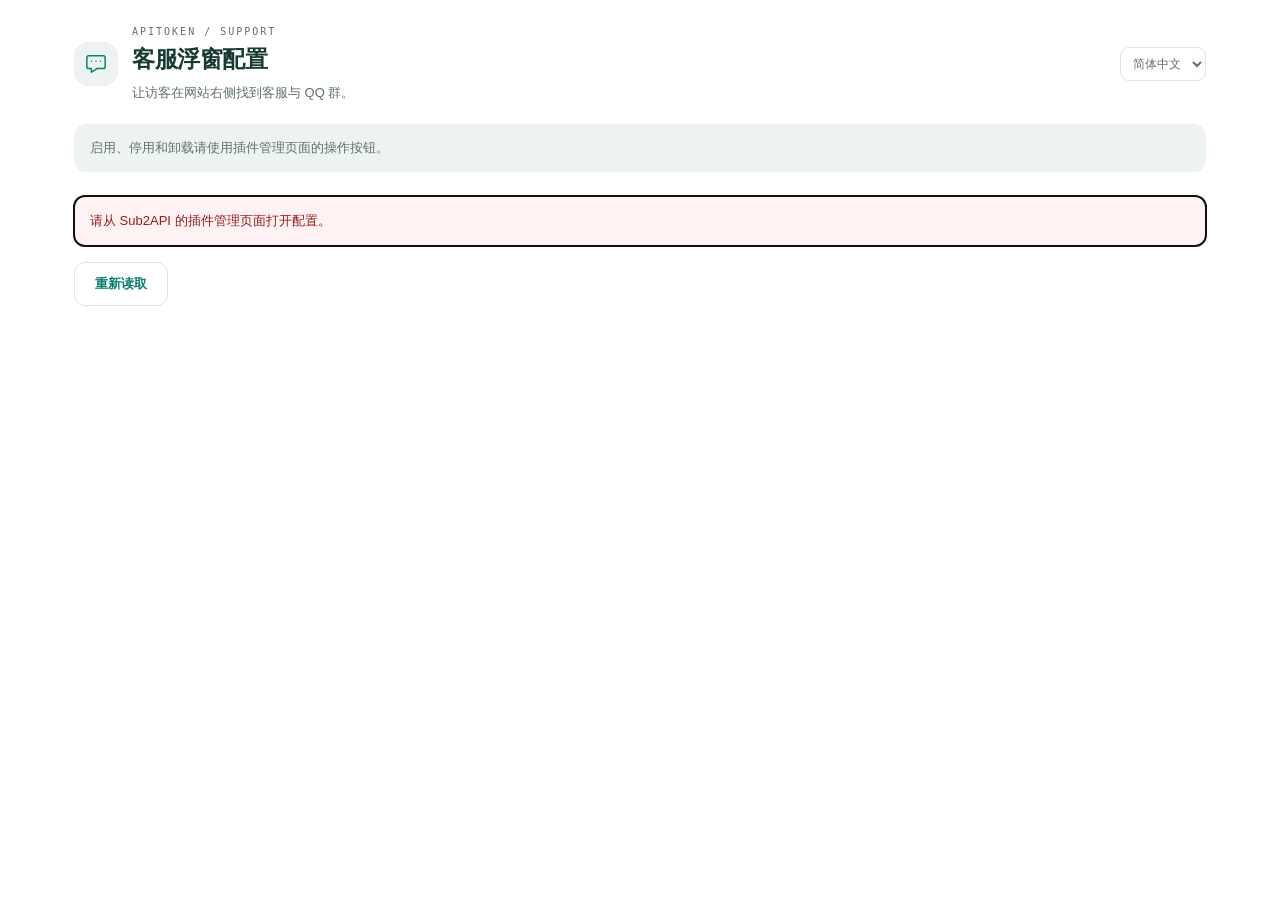
<file: extensions/support-widget/ui/index.html>
<!doctype html>
<html lang="zh-CN"><head><meta charset="utf-8"><meta name="viewport" content="width=device-width,initial-scale=1"><title>客服浮窗配置</title><link rel="stylesheet" href="config.css"><link rel="stylesheet" href="config-recovery.css"><script defer src="config.js"></script></head><body>
<main class="settings">
<header class="heading"><div class="mark" aria-hidden="true"><svg viewBox="0 0 24 24"><path d="M7 17H4a2 2 0 0 1-2-2V5a2 2 0 0 1 2-2h16a2 2 0 0 1 2 2v10a2 2 0 0 1-2 2h-7l-6 4z"/><path d="M7 9h.01M12 9h.01M17 9h.01"/></svg></div><div><p class="eyebrow">APITOKEN / SUPPORT</p><h1 data-copy="title">客服浮窗配置</h1><p class="subtitle" data-copy="subtitle">让访客在网站右侧找到客服与 QQ 群。</p></div><select id="language" aria-label="语言 / Language"><option value="zh">简体中文</option><option value="en">English</option></select></header>
<p class="lifecycle" data-copy="lifecycle">启用、停用和卸载请使用插件管理页面的操作按钮。</p>
<p id="loading" role="status" data-copy="loading">正在读取插件配置…</p><p id="error" class="error" role="alert" tabindex="-1" hidden></p><div class="recovery-actions"><button id="retry" type="button" class="secondary" data-copy="retry" hidden>重新读取</button><button id="recover" type="button" class="secondary" data-copy="recover" hidden>重新填写联系方式</button></div>
<section id="recovery-confirm" class="recovery-confirm" aria-labelledby="recovery-title" hidden><h2 id="recovery-title" data-copy="recoveryTitle">配置无法读取</h2><p data-copy="recoveryWarning">旧配置未能读取或解密。确认后将打开空白联系方式表单；只有点击保存才会替换本插件的整份旧配置。旧值不会自动恢复，请先重试或核对备份。</p><div class="recovery-actions"><button id="cancel-recovery" type="button" class="secondary" data-copy="cancelRecovery">返回</button><button id="confirm-recovery" type="button" class="danger" data-copy="confirmRecovery">确认并重新填写</button></div></section>
<p id="recovery-banner" class="recovery-banner" role="status" data-copy="recoveryBanner" hidden>恢复模式：保存会替换无法读取的旧配置，请核对联系方式和链接。</p>
<form id="form" novalidate hidden><fieldset id="fields"><div class="grid"><div class="fields">
<div class="field-grid"><div><label for="title" data-copy="panelTitle">面板标题</label><input id="title" name="title" maxlength="40"></div><div><label for="service_label" data-copy="serviceLabel">客服入口名称</label><input id="service_label" name="service_label" maxlength="40"></div></div>
<div><label for="description" data-copy="description">欢迎语（可选）</label><textarea id="description" name="description" rows="2" maxlength="160" placeholder="我们自己也在用，有问题一起解决。"></textarea></div>
<div class="field-grid"><div><label for="service_contact" data-copy="contact">客服联系方式（可选）</label><input id="service_contact" name="service_contact" maxlength="100" placeholder="QQ 号、微信号或邮箱"><p class="hint" data-copy="contactHint">访客可以一键复制。</p></div><div><label for="service_url" data-copy="serviceURL">客服链接（可选）</label><input id="service_url" name="service_url" maxlength="2048" inputmode="url" placeholder="https://…"><p class="hint" data-copy="urlHint">填写完整的 HTTP / HTTPS 链接。</p></div></div>
<div class="field-grid"><div><label for="qq_group_number" data-copy="group">QQ 群号（可选）</label><input id="qq_group_number" name="qq_group_number" maxlength="12" inputmode="numeric" placeholder="5–12 位群号码"></div><div><label for="qq_group_url" data-copy="groupURL">加群链接（可选）</label><input id="qq_group_url" name="qq_group_url" maxlength="2048" inputmode="url" placeholder="https://…"></div></div>
<label class="checkbox"><input id="use_ticket" name="use_ticket" type="checkbox"><span><strong data-copy="ticket">显示网站工单入口</strong><small data-copy="ticketHint">网站工单功能开启时，访客可登录后提交问题。</small></span></label>
</div><aside class="preview" aria-label="面板预览"><p class="eyebrow" data-copy="preview">面板预览</p><div class="preview-card"><span class="preview-mark" aria-hidden="true"><svg viewBox="0 0 24 24"><path d="M7 17H4a2 2 0 0 1-2-2V5a2 2 0 0 1 2-2h16a2 2 0 0 1 2 2v10a2 2 0 0 1-2 2h-7l-6 4z"/><path d="M7 9h.01M12 9h.01M17 9h.01"/></svg></span><h2 id="preview-title"></h2><p id="preview-description"></p><div id="preview-service" class="preview-item"><strong id="preview-service-label"></strong><span id="preview-contact"></span></div><div id="preview-group" class="preview-item"><strong data-copy="qqLabel">QQ 交流群</strong><span id="preview-qq"></span></div><p id="preview-empty" data-copy="empty" hidden>添加联系方式后，这里会显示入口。</p></div><p class="hint" data-copy="publicHint">插件启用后，这些联系方式将对网站访客公开。</p></aside></div>
<footer><p id="status" role="status" aria-live="polite"></p><button id="save" type="button" class="primary" disabled data-copy="save">保存插件配置</button></footer></fieldset></form>
</main></body></html>
</file>
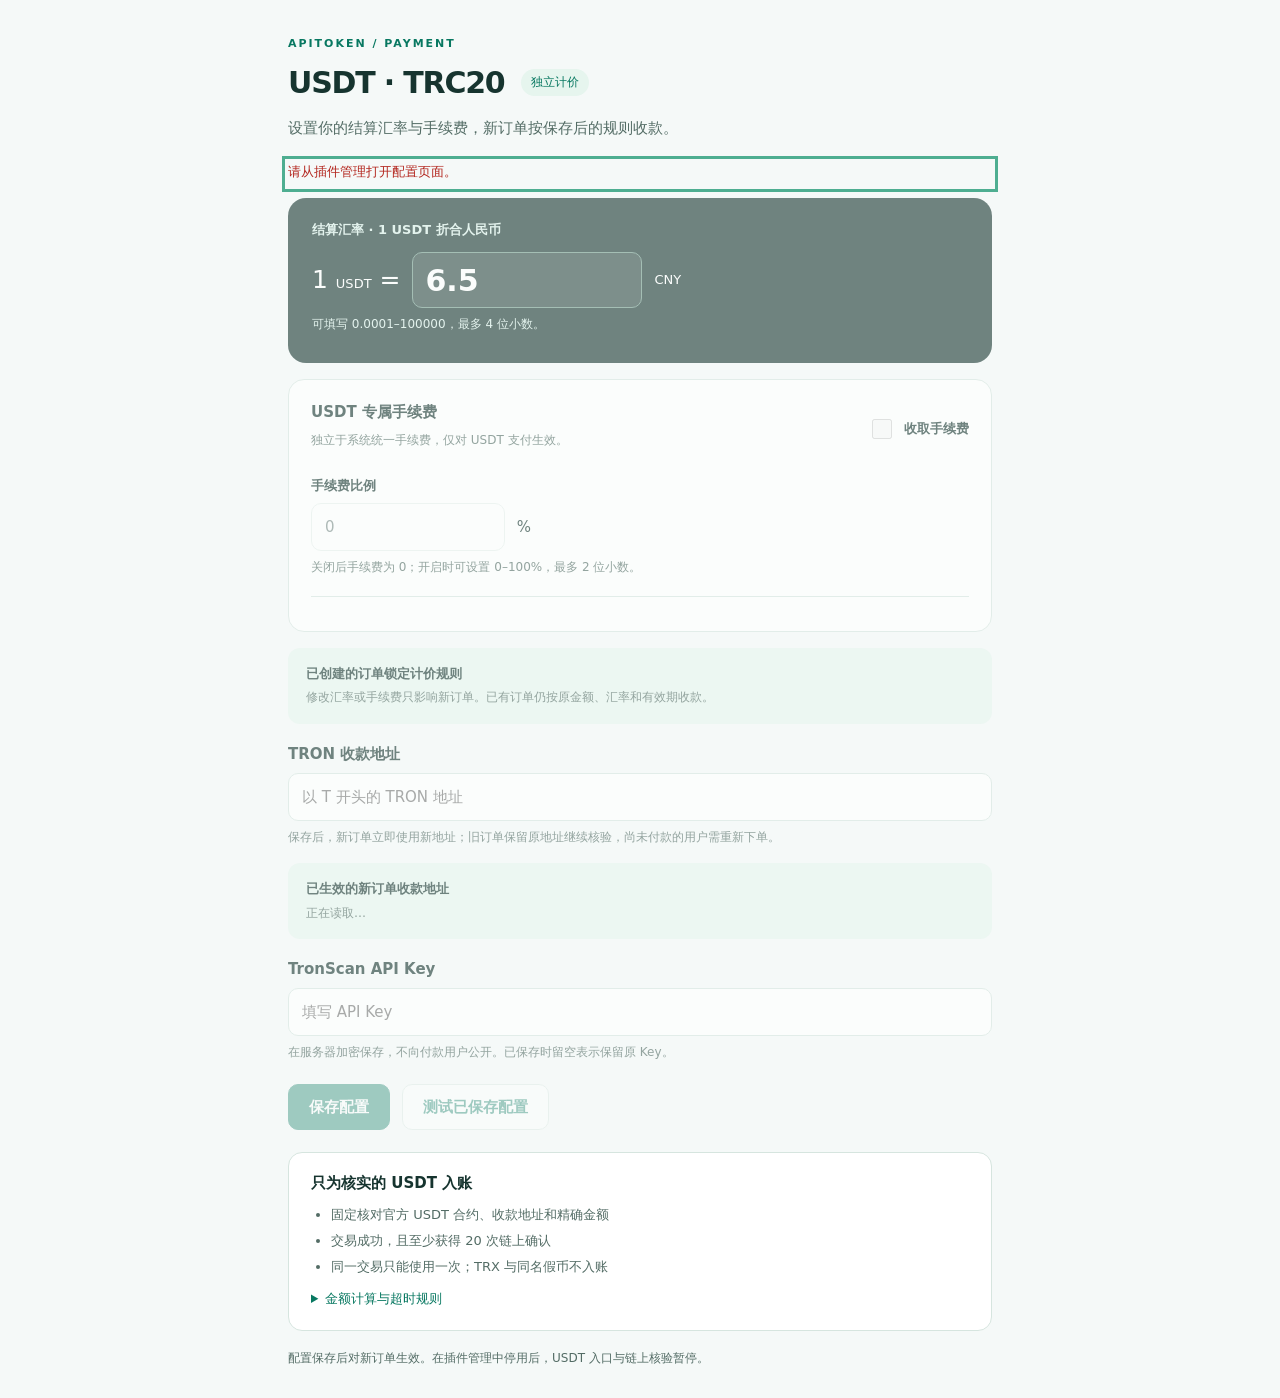
<file: extensions/usdt-trc20/ui/index.html>
<!doctype html>
<html lang="zh-CN"><head><meta charset="utf-8"><meta name="viewport" content="width=device-width,initial-scale=1"><title>USDT · TRC20 支付配置</title><link rel="stylesheet" href="style.css"></head>
<body><main>
 <header><span class="eyebrow">APITOKEN / PAYMENT</span><div class="heading"><h1>USDT · TRC20</h1><span class="badge">独立计价</span></div><p>设置你的结算汇率与手续费，新订单按保存后的规则收款。</p></header>
 <p id="message" role="status" aria-live="polite" tabindex="-1">正在读取配置…</p>
 <form id="form"><fieldset id="fields" disabled>
  <section class="rate" aria-labelledby="rate-label"><div class="rate-editor"><label id="rate-label" for="rate">结算汇率 · 1 USDT 折合人民币</label><div class="rate-value"><span>1 <small>USDT</small> =</span><input id="rate" type="text" inputmode="decimal" autocomplete="off" value="6.5" aria-describedby="rate-help rate-error" required><small>CNY</small></div><p class="help" id="rate-help">可填写 0.0001–100000，最多 4 位小数。</p><p id="rate-error" class="field-error" hidden></p></div></section>
  <section class="fee-card" aria-labelledby="fee-title"><div class="fee-heading"><div><h2 id="fee-title">USDT 专属手续费</h2><p class="help">独立于系统统一手续费，仅对 USDT 支付生效。</p></div><label class="switch-label" for="fee-enabled"><input id="fee-enabled" type="checkbox" role="switch"><span>收取手续费</span></label></div><div class="fee-input"><label for="fee-rate">手续费比例</label><div class="input-unit"><input id="fee-rate" type="text" inputmode="decimal" autocomplete="off" value="0" aria-describedby="fee-help fee-error" disabled><span>%</span></div><p class="help" id="fee-help">关闭后手续费为 0；开启时可设置 0–100%，最多 2 位小数。</p><p id="fee-error" class="field-error" hidden></p></div><p id="quote-preview" class="quote-preview" aria-live="polite"></p></section>
  <div class="lock-note"><strong>已创建的订单锁定计价规则</strong><p>修改汇率或手续费只影响新订单。已有订单仍按原金额、汇率和有效期收款。</p></div>
  <label for="wallet">TRON 收款地址</label><input id="wallet" autocomplete="off" spellcheck="false" placeholder="以 T 开头的 TRON 地址" aria-describedby="wallet-help wallet-error" required><p class="help" id="wallet-help">保存后，新订单立即使用新地址；旧订单保留原地址继续核验，尚未付款的用户需重新下单。</p><p id="wallet-error" class="field-error" hidden></p>
  <div class="lock-note"><strong>已生效的新订单收款地址</strong><p id="saved-wallet" style="overflow-wrap:anywhere" aria-live="polite">正在读取…</p></div>
  <label for="api-key">TronScan API Key <span id="key-state"></span></label><input id="api-key" type="password" autocomplete="off" spellcheck="false" placeholder="填写 API Key" aria-describedby="key-help key-error"><p class="help" id="key-help">在服务器加密保存，不向付款用户公开。已保存时留空表示保留原 Key。</p><p id="key-error" class="field-error" hidden></p>
  <div class="actions"><button id="save" type="button">保存配置</button><button id="test" class="secondary" type="button">测试已保存配置</button></div>
 </fieldset></form>
 <section class="checks" aria-label="到账规则"><h2>只为核实的 USDT 入账</h2><ul><li>固定核对官方 USDT 合约、收款地址和精确金额</li><li>交易成功，且至少获得 20 次链上确认</li><li>同一交易只能使用一次；TRX 与同名假币不入账</li></ul><details><summary>金额计算与超时规则</summary><p>人民币应付金额先加本插件配置的手续费，再除以保存的汇率，向上保留 2 位小数。随机增加 0.00–0.09 USDT；有效期内金额冲突时逐次增加 0.01 USDT。识别尾数不增加余额；已取消或已支付订单仍占用金额至原到期时间。</p><p>只接受订单有效期内发生的转账。确认延迟可在到期后 3 小时内补核验。插件不持有私钥，不发起转账或自动退款。</p></details></section>
 <footer>配置保存后对新订单生效。在插件管理中停用后，USDT 入口与链上核验暂停。</footer>
</main><script src="config.js"></script></body></html>
</file>
<file: extensions/support-widget/ui/config.css>
:root{color-scheme:light;--ink:#173b32;--muted:#60716d;--surface:#fff;--border:#dce5e1;--soft:#edf3f0;--accent:#087f72;--on-accent:#fff;font-family:-apple-system,BlinkMacSystemFont,"Segoe UI","PingFang SC","Microsoft YaHei",sans-serif;color:var(--ink);background:var(--surface)}:root.dark{color-scheme:dark;--ink:#edf7f2;--muted:#a8bdb4;--surface:#142923;--border:#476055;--soft:#203b31;--accent:#89ddbf;--on-accent:#102b2a}*{box-sizing:border-box}body{margin:0}h1,h2,p{margin:0}button,input,textarea,select{font:inherit}button{cursor:pointer}button:disabled{cursor:default;opacity:.5}button:focus-visible,input:focus-visible,textarea:focus-visible,select:focus-visible{outline:2px solid var(--accent);outline-offset:3px}[hidden]{display:none!important}.settings{padding:24px;max-width:1180px;margin:auto}.heading{display:flex;align-items:center;gap:14px;margin-bottom:20px}.heading>div:nth-child(2){flex:1;min-width:0}.heading h1{font-size:23px;font-weight:650;letter-spacing:-.5px;margin-top:5px}.subtitle{font-size:13px;color:var(--muted);margin-top:7px;line-height:1.7}.mark,.preview-mark{display:grid;place-items:center;flex-shrink:0;width:44px;height:44px;border-radius:14px;color:var(--accent);background:var(--soft)}svg{width:22px;height:22px;fill:none;stroke:currentColor;stroke-width:1.6;stroke-linecap:round;stroke-linejoin:round}.eyebrow{font:10px/1.5 ui-monospace,monospace;letter-spacing:2px;color:var(--muted)}#language{max-width:114px;padding:8px;border-radius:9px;background:var(--surface);border:1px solid var(--border);font-size:12px;color:var(--muted)}.lifecycle{padding:13px 16px;margin-bottom:24px;border-radius:12px;background:var(--soft);color:var(--muted);font-size:13px;line-height:1.7}.grid{display:grid;grid-template-columns:minmax(0,1fr) 260px;gap:24px}.fields{display:flex;flex-direction:column;gap:20px;min-width:0}.field-grid{display:grid;grid-template-columns:repeat(2,minmax(0,1fr));gap:16px}label{display:block;font-size:13px;font-weight:600;margin-bottom:8px}input:not([type=checkbox]),textarea{display:block;width:100%;min-width:0;border:1px solid var(--border);border-radius:11px;padding:11px 13px;font-size:14px;line-height:1.6;color:var(--ink);background:var(--surface)}textarea{resize:vertical;min-height:76px}.hint{margin-top:7px;font-size:12px;line-height:1.75;color:var(--muted)}fieldset{border:0;padding:0;margin:0;min-width:0}.checkbox{display:flex;align-items:flex-start;gap:12px;font-size:13px;font-weight:400;cursor:pointer}.checkbox input{margin:4px 0 0;accent-color:var(--accent);width:16px;height:16px}.checkbox small{display:block;color:var(--muted);margin-top:6px;line-height:1.7;font-size:12px}.preview{border-radius:18px;padding:18px;background:radial-gradient(ellipse at 100% 0%,#c4e5d9,transparent 65%),var(--soft);align-self:start}.preview-card{margin-top:18px;border:1px solid #ffffffd9;border-radius:20px;padding:20px;background:#ffffffc9;box-shadow:0 12px 30px #193f3210;overflow-wrap:anywhere}.preview-mark{width:40px;height:40px;background:var(--accent);color:var(--on-accent);border-radius:13px;margin-bottom:16px}.preview-card h2{font-size:18px;font-weight:650}.preview-card p{font-size:12px;line-height:1.8;margin-top:8px;color:var(--muted)}.preview-item{border-top:1px solid var(--border);margin-top:16px;padding-top:16px;font-size:13px}.preview-item span{display:block;font-size:12px;color:var(--muted);margin-top:5px}.dark .preview{background:radial-gradient(ellipse at 100% 0%,#245044,transparent 80%),#182d27}.dark .preview-card{background:#132a24d9;border-color:var(--border)}footer{display:flex;align-items:center;justify-content:space-between;gap:16px;border-top:1px solid var(--border);padding-top:20px;margin-top:24px}footer p,#loading{font-size:12px;color:var(--muted);line-height:1.7}.primary,.secondary{min-height:44px;padding:11px 20px;border-radius:11px;font-size:13px;font-weight:600;border:1px solid transparent}.primary{background:var(--accent);color:var(--on-accent)}.secondary{background:var(--surface);color:var(--accent);border-color:var(--border)}.error{padding:14px 16px;background:#fef2f2;color:#991b1b;border-radius:11px;font-size:13px;line-height:1.7;margin-bottom:16px}.dark .error{background:#472728;color:#fecaca}@media(max-width:850px){.grid{grid-template-columns:minmax(0,1fr)}.preview{max-width:420px;width:100%}}@media(max-width:520px){.settings{padding:18px}.mark{display:none}.heading h1{font-size:20px}.field-grid{grid-template-columns:minmax(0,1fr)}input:not([type=checkbox]),textarea{font-size:16px}footer{flex-direction:column;align-items:stretch}.primary{width:100%}.heading{gap:8px}}@media(prefers-reduced-motion:reduce){*{transition:none!important;animation:none!important}}
</file>
<file: extensions/support-widget/ui/config-recovery.css>
.recovery-actions{display:flex;flex-wrap:wrap;gap:10px;margin:12px 0}
.recovery-confirm,.recovery-banner{padding:16px;border:1px solid #e7a33e;border-radius:8px;background:#fff8e8;color:#593d13;font-size:13px;line-height:1.7}
.recovery-confirm h2{font-size:15px;margin-bottom:6px}
.recovery-confirm p{margin:0}
.recovery-banner{margin:0 0 18px}
.danger{min-height:44px;padding:11px 16px;border:1px solid #bd3f31;border-radius:8px;background:#a92e25;color:#fff;font-size:13px;font-weight:600}
.dark .recovery-confirm,.dark .recovery-banner{border-color:#9f7331;background:#362c1c;color:#ffe6b4}
.dark .danger{background:#c45348;border-color:#ed847a}
</file>
<file: extensions/usdt-trc20/ui/style.css>
:root{color-scheme:light;--bg:#f5f9f8;--card:#fff;--ink:#16342f;--muted:#536c65;--line:#d6e5df;--accent:#087861;--tint:#e6f5ee;--error:#b3261e}*{box-sizing:border-box}body{margin:0;background:var(--bg);color:var(--ink);font:15px/1.6 system-ui,-apple-system,"PingFang SC",sans-serif}main{max-width:760px;margin:auto;padding:30px 28px}header p{margin:4px 0 22px;color:var(--muted)}.eyebrow{color:var(--accent);font-size:11px;letter-spacing:.18em;font-weight:700}.heading{display:flex;gap:16px;align-items:center;flex-wrap:wrap}h1{font-size:30px;letter-spacing:-.04em;line-height:1.25;margin:10px 0}.badge{font-size:12px;background:var(--tint);color:var(--accent);padding:4px 10px;border-radius:30px}.rate{display:flex;justify-content:space-between;gap:16px;align-items:center;background:var(--ink);color:white;padding:22px 24px;border-radius:18px}.rate span{font-size:12px;opacity:.85}.rate strong{display:block;font-size:32px;font-weight:600;font-variant-numeric:tabular-nums;line-height:1.6}.rate small{font-size:14px}.rate i{font-style:normal;font-size:22px;opacity:.7;margin:0 5px}.rate-note{text-align:right}#message{min-height:24px;margin:18px 0 12px;color:var(--accent);font-size:13px}#message.error{color:var(--error)}fieldset{border:0;padding:0;margin:0}label{display:block;font-weight:600;margin:18px 0 7px}input{display:block;width:100%;height:48px;border:1px solid var(--line);border-radius:10px;background:var(--card);color:var(--ink);padding:0 13px;font:inherit;min-width:0}.help{color:var(--muted);font-size:12px;margin:7px 0}#key-state{font-size:12px;color:var(--accent);font-weight:400;margin-left:8px}button{min-height:46px;padding:10px 20px;border:1px solid var(--accent);border-radius:10px;background:var(--accent);color:white;font:inherit;font-weight:600;cursor:pointer;transition:opacity .15s}.secondary{background:var(--card);color:var(--accent);border-color:var(--line)}button:disabled,fieldset:disabled{opacity:.6;cursor:wait}button:hover{opacity:.85}:focus-visible{outline:3px solid #4eae91;outline-offset:3px}.actions{display:flex;gap:12px;flex-wrap:wrap;margin:22px 0}.checks{border:1px solid var(--line);background:var(--card);border-radius:14px;padding:18px 22px}h2{font-size:15px;margin:0 0 10px}ul{padding-left:20px;margin:0;color:var(--muted);font-size:13px}li+li{margin-top:5px}summary{cursor:pointer;padding:12px 0 2px;font-size:13px;color:var(--accent)}details p,footer{font-size:12px;color:var(--muted)}footer{margin-top:18px}.dark{color-scheme:dark;--bg:#13221e;--card:#1b3029;--ink:#e6f5ee;--muted:#b2c9bf;--line:#39574a;--accent:#82dfb9;--tint:#234a39;--error:#ffb4a8}.dark .rate{background:#244e3c}.dark button:not(.secondary){color:#102c20}@media(max-width:480px){main{padding:22px 18px}h1{font-size:25px}.rate{padding:18px}.rate strong{font-size:27px}.rate-note{display:none}.actions button{flex:1;padding:10px}input{font-size:16px}}@media(prefers-reduced-motion:reduce){button{transition:none}}
.rate{display:block}.rate-editor{width:100%}.rate label{margin:0 0 12px;font-size:13px;color:#d8eee7}.rate-value{display:flex;align-items:center;gap:12px}.rate-value>span{font-size:25px;white-space:nowrap;opacity:1}.rate-value small{font-size:13px}.rate-value input{height:56px;max-width:230px;width:100%;font-size:30px;font-weight:600;font-variant-numeric:tabular-nums;background:rgba(255,255,255,.1);color:white;border-color:#6e9688;padding:0 12px}.rate .help{color:#d8eee7}.fee-card{margin-top:16px;padding:20px 22px;border:1px solid var(--line);border-radius:16px;background:var(--card)}.fee-heading{display:flex;justify-content:space-between;align-items:center;gap:16px}.fee-heading h2{margin:0}.switch-label{display:flex;align-items:center;gap:9px;margin:0;cursor:pointer;font-size:13px;white-space:nowrap;min-height:44px}.switch-label input{width:20px;height:20px;accent-color:var(--accent)}.fee-input>label{font-size:13px}.input-unit{display:flex;align-items:center;gap:12px;max-width:220px}.input-unit input{font-variant-numeric:tabular-nums}.input-unit input:disabled{opacity:.55;cursor:not-allowed}.quote-preview{font-size:12px;padding-top:14px;border-top:1px solid var(--line);margin:18px 0 0;color:var(--muted)}.lock-note{padding:16px 18px;border-radius:12px;background:var(--tint);font-size:13px;margin:16px 0}.lock-note p{font-size:12px;margin:4px 0 0;color:var(--muted)}.field-error{font-size:12px;color:var(--error);margin:7px 0}.rate .field-error{color:#ffd0ca}[aria-invalid=true]{border-color:var(--error)}@media(max-width:480px){.fee-card{padding:16px}.fee-heading{display:block}.rate-value{gap:8px}.rate-value input{min-width:0;font-size:24px}.rate-value>span{font-size:20px}}
</file>
